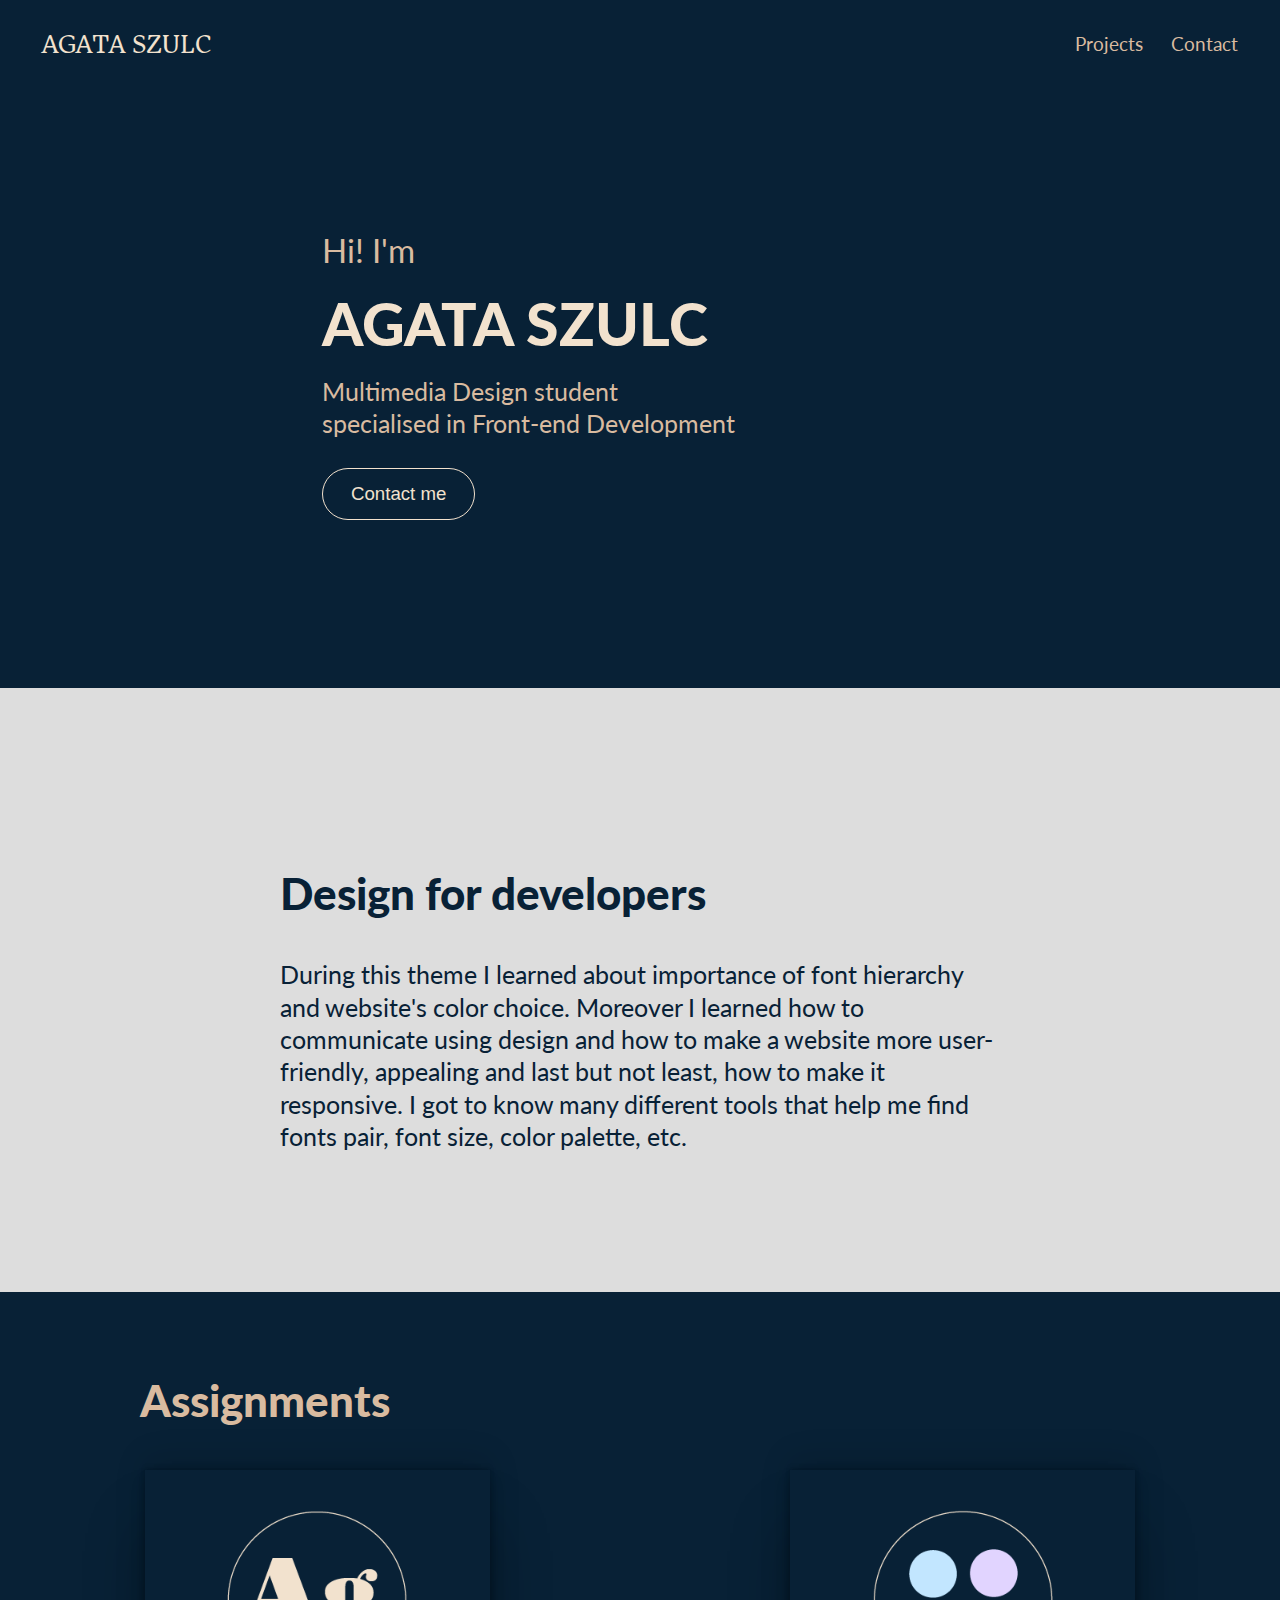
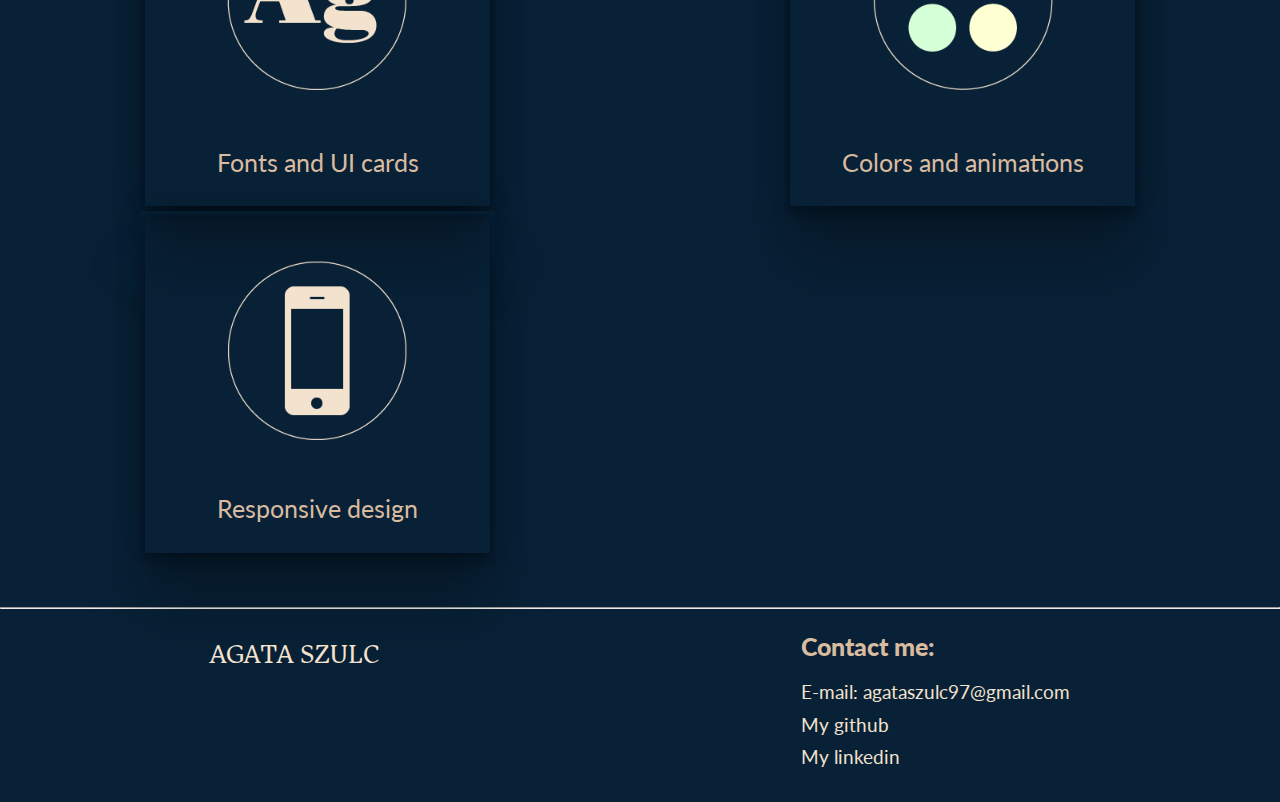
<file: index.html>
<!DOCTYPE html>
<html lang="en">
  <head>
    <meta charset="UTF-8" />
    <meta http-equiv="X-UA-Compatible" content="IE=edge" />
    <meta name="viewport" content="width=device-width, initial-scale=1.0" />
    <link rel="stylesheet" href="style.css" />
    <title>Portfolio</title>
  </head>
  <body>
    <nav>
      <a href="index.html">AGATA SZULC</a>
      <ul>
        <li><a href="index.html#assignment">Projects</a></li>
        <li><a href="#contact">Contact</a></li>
      </ul>
    </nav>
    <header>
      <h3>Hi! I'm</h3>
      <h1>AGATA SZULC</h1>
      <h4>Multimedia Design student <br />specialised in Front-end Development</h4>
      <a a href="#contact"><button>Contact me</button></a>
    </header>
    <main>
      <section id="headline">
        <h2>Design for developers</h2>
        <h4>
          During this theme I learned about importance of font hierarchy and website's color choice. Moreover I learned how to communicate
          using design and how to make a website more user-friendly, appealing and last but not least, how to make it responsive. I got to know
          many different tools that help me find fonts pair, font size, color palette, etc.
        </h4>
      </section>
      <section id="assignment">
        <h2>Assignments</h2>
        <div id="cards">
          <a href="fonts.html">
            <div class="assignment_card">
              <img src="img/fonts.png" />
              <h4>Fonts and UI cards</h4>
            </div>
          </a>
          <a href="colors.html">
            <div class="assignment_card">
              <img src="img/colors.png" />
              <h4>Colors and animations</h4>
            </div>
          </a>
          <a href="responsive.html">
            <div class="assignment_card">
              <img src="img/responsive.png" />
              <h4>Responsive design</h4>
            </div>
          </a>
        </div>
      </section>
    </main>
    <hr>
    <footer id="contact">
        <p>AGATA SZULC</p>
        <div>
          <h4>Contact me:</h4>
          <ul>
            <li>E-mail: <a href="mailto:agataszulc97@gmail.com">agataszulc97@gmail.com</a></li>
            <li><a href="https://github.com/aszulc97" target="_blank">My github</a></li>
            <li><a href="https://www.linkedin.com/in/agata-szulc/" target="_blank">My linkedin</a></li>
          </ul>
        </di>
      </footer>
      <script src="script.js"></script>
  </body>
</html>
</file>
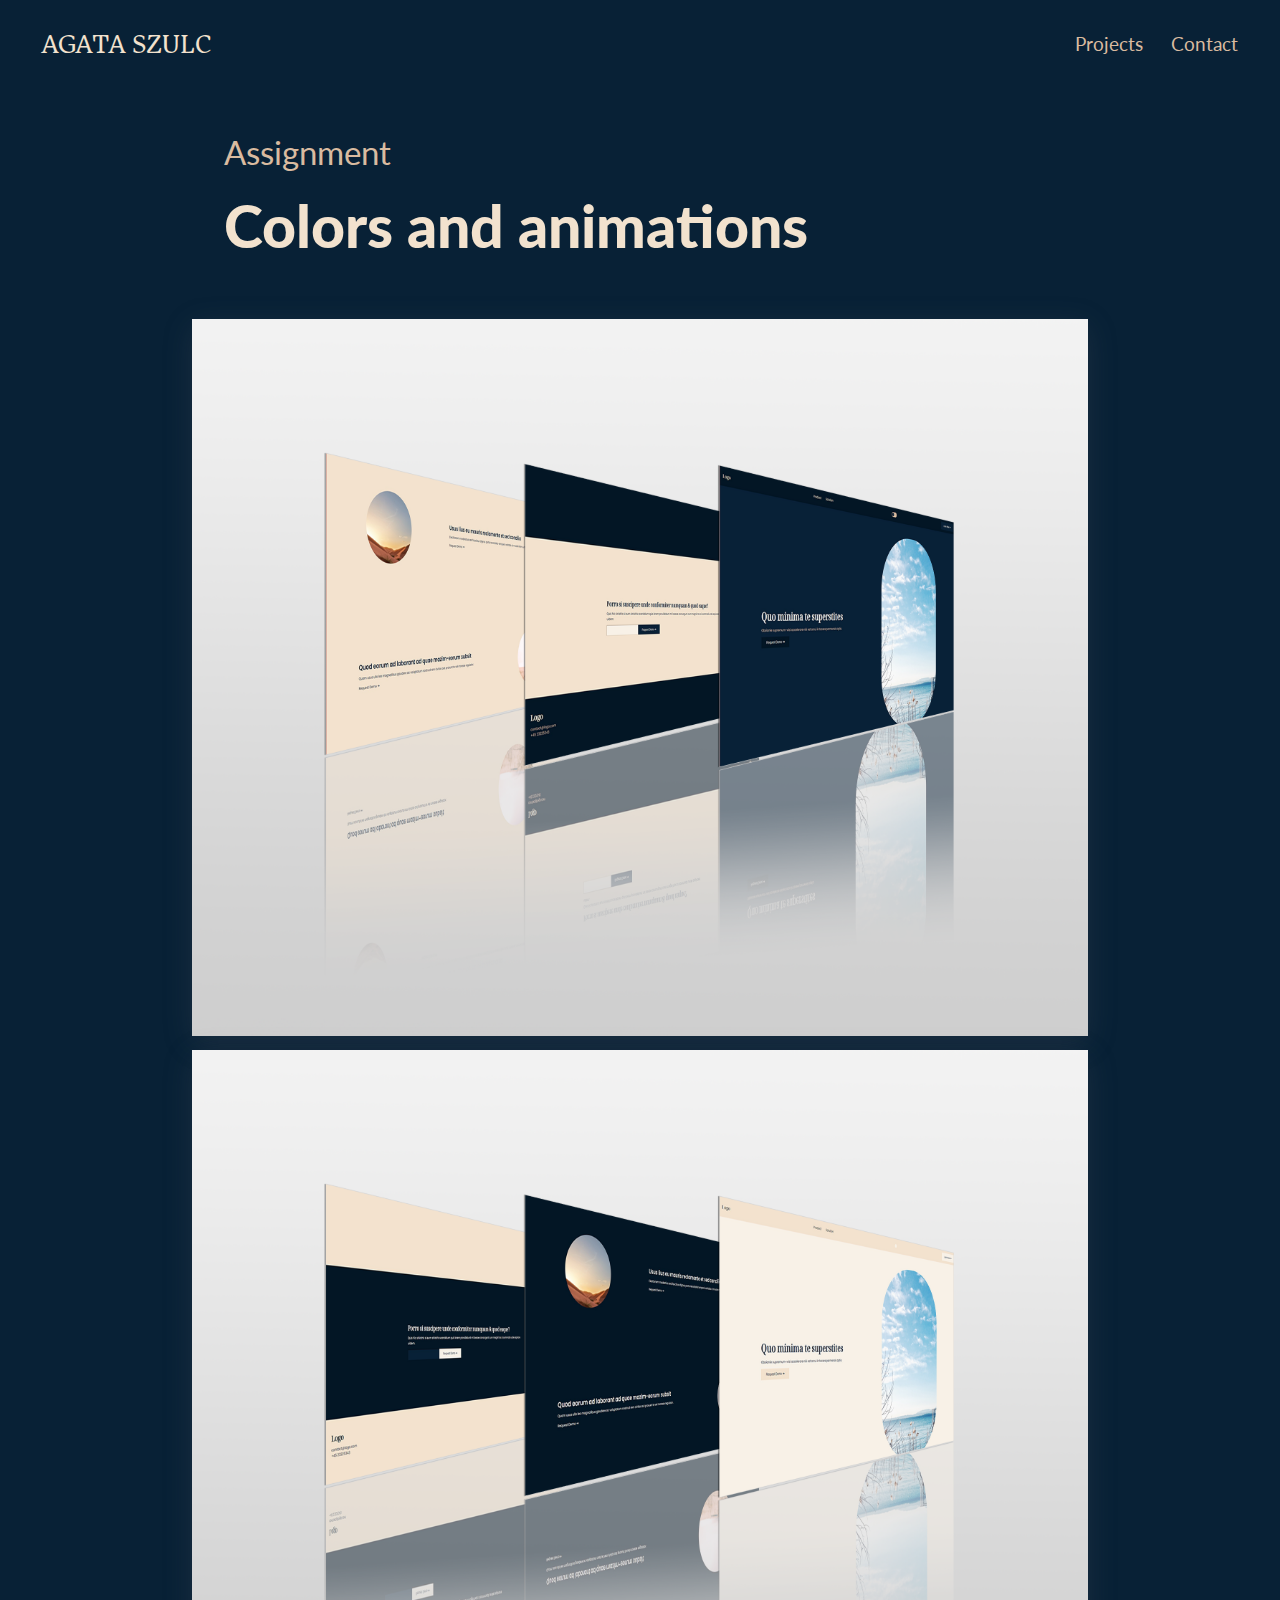
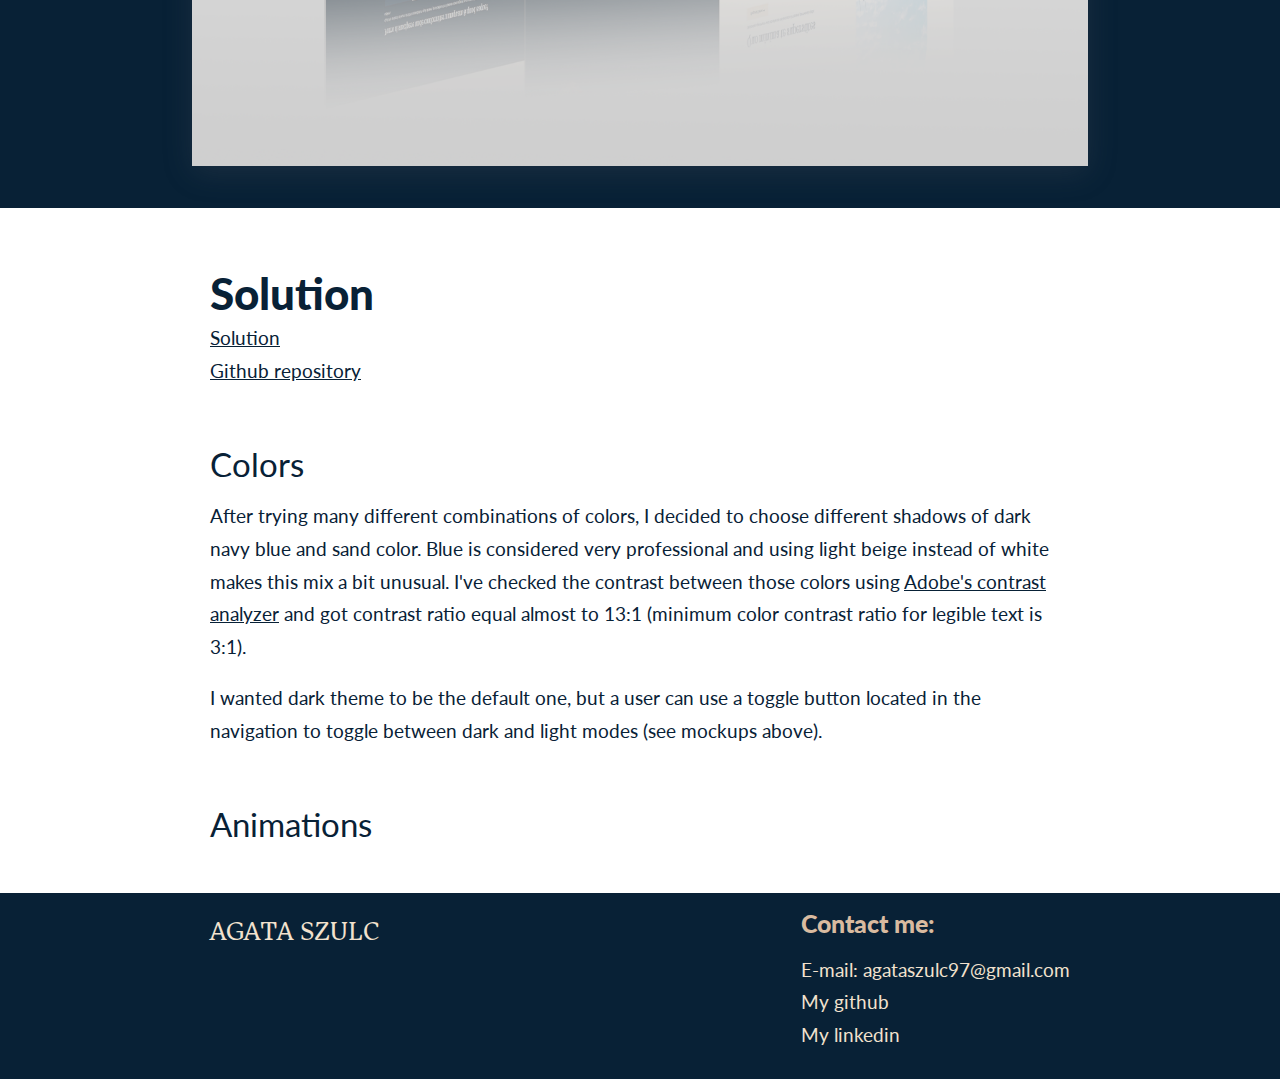
<file: colors.html>
<!DOCTYPE html>
<html lang="en">
  <head>
    <meta charset="UTF-8" />
    <meta http-equiv="X-UA-Compatible" content="IE=edge" />
    <meta name="viewport" content="width=device-width, initial-scale=1.0" />
    <link rel="stylesheet" href="style.css" />
    <title>Portfolio</title>
  </head>
  <body>
    <nav>
      <a href="index.html">AGATA SZULC</a>
      <ul>
        <li><a href="index.html#assignment">Projects</a></li>
        <li><a href="#contact">Contact</a></li>
      </ul>
    </nav>
    <header id="fonts_header">
      <h3>Assignment</h3>
      <h1>Colors and animations</h1>
    </header>
    <main>
      <section id="mockup">
        <img src="img/dark-mockup.png" />
        <img src="img/light-mockup.png" />
      </section>
      <section id="solution">
        <h2>Solution</h2>
        <a href="https://aszulc97.github.io/12c.01.02.colors-and-animations/" target="_blank">Solution</a>
        <br />
        <a href="https://github.com/aszulc97/12c.01.02.colors-and-animations" target="_blank">Github repository</a>
        <div class="solution_text">
          <h3>Colors</h3>
          <p>
            After trying many different combinations of colors, I decided to choose different shadows of dark navy blue and sand
            color. Blue is considered very professional and using light beige instead of white makes this mix a bit unusual. I've
            checked the contrast between those colors using
            <a href="https://color.adobe.com/create/color-contrast-analyzer" target="_blank">Adobe's contrast analyzer</a> and got
            contrast ratio equal almost to 13:1 (minimum color contrast ratio for legible text is 3:1).
          </p>
          <p>
            I wanted dark theme to be the default one, but a user can use a toggle button located in the navigation to toggle
            between dark and light modes (see mockups above).
          </p>
          <h3>Animations</h3>
          <div>
            <p></p>
          </div>
        </div>
      </section>
    </main>
    <footer id="contact">
      <p>AGATA SZULC</p>
      <div>
        <h4>Contact me:</h4>
        <ul>
          <li>E-mail: <a href="mailto:agataszulc97@gmail.com">agataszulc97@gmail.com</a></li>
          <li><a href="https://github.com/aszulc97" target="_blank">My github</a></li>
          <li><a href="https://www.linkedin.com/in/agata-szulc/" target="_blank">My linkedin</a></li>
        </ul>
      </di>
    </footer>
    <script src="script.js"></script>
  </body>
</html>
</file>
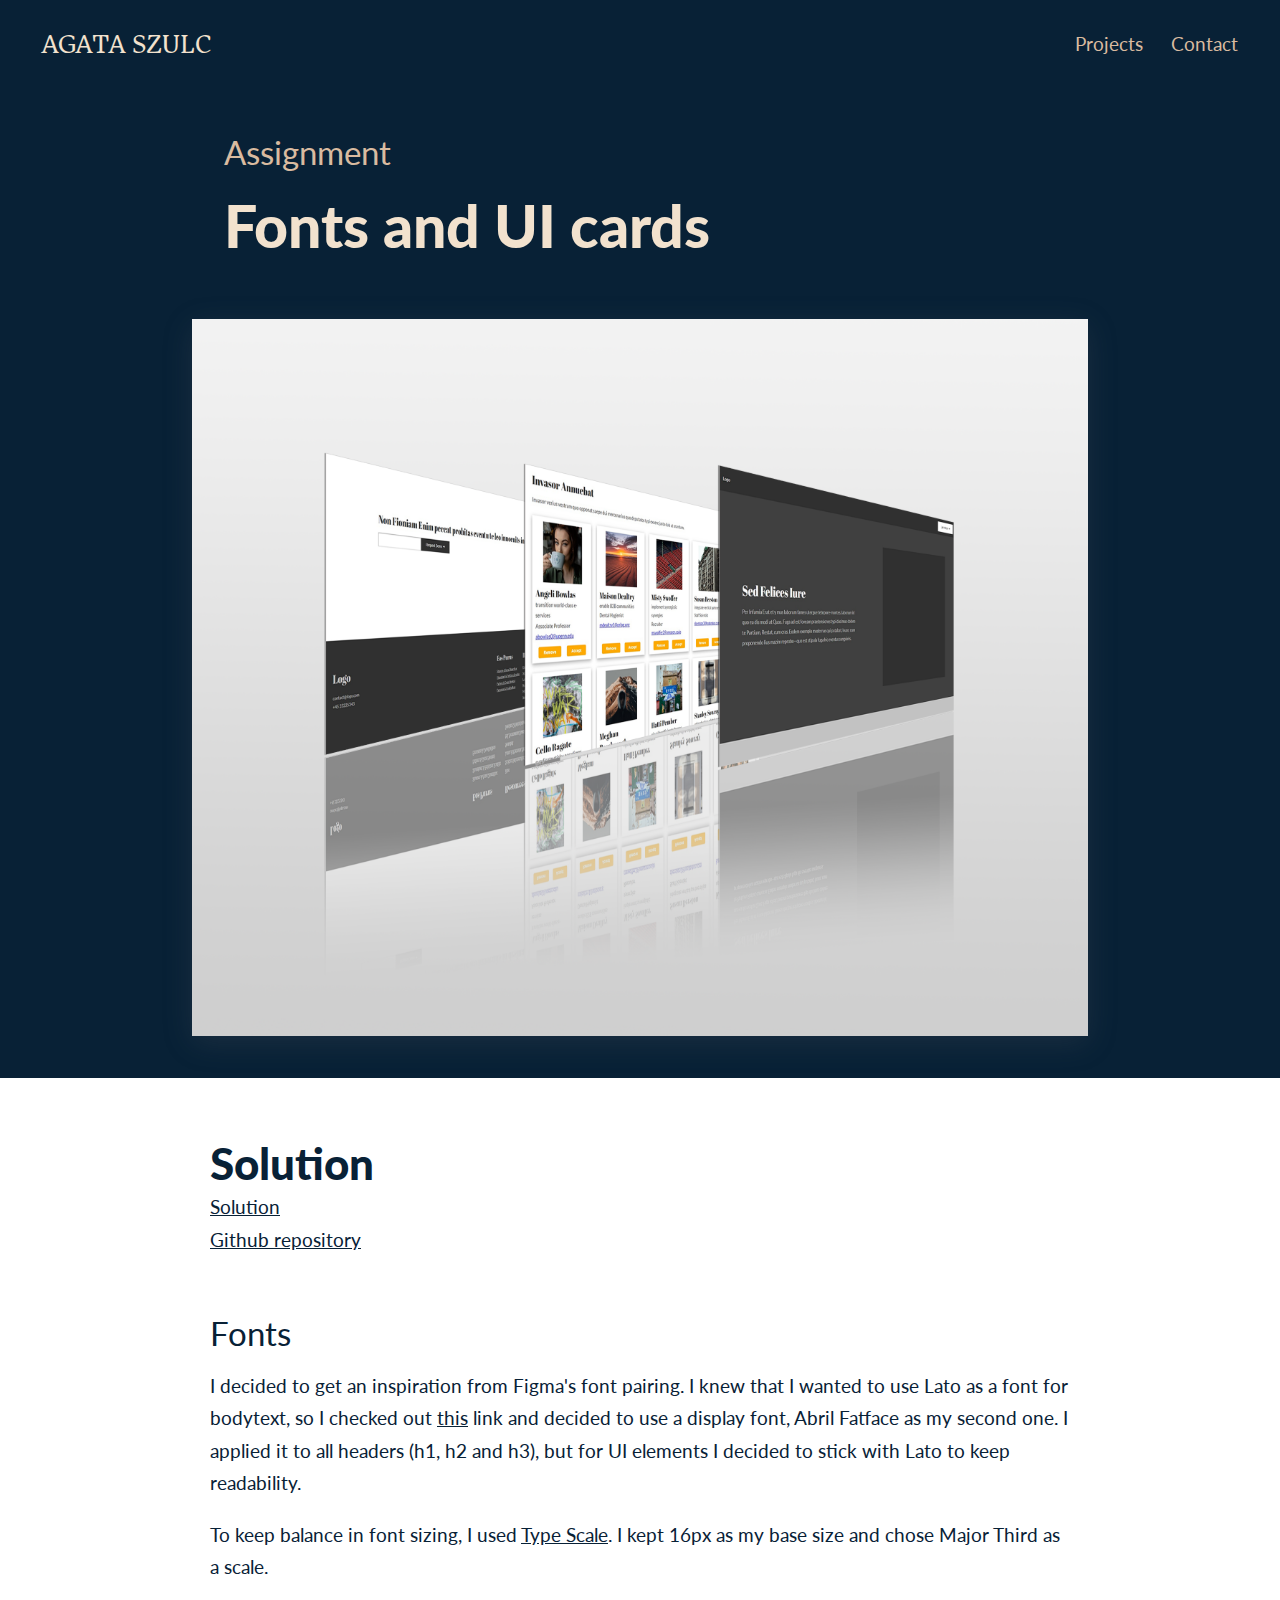
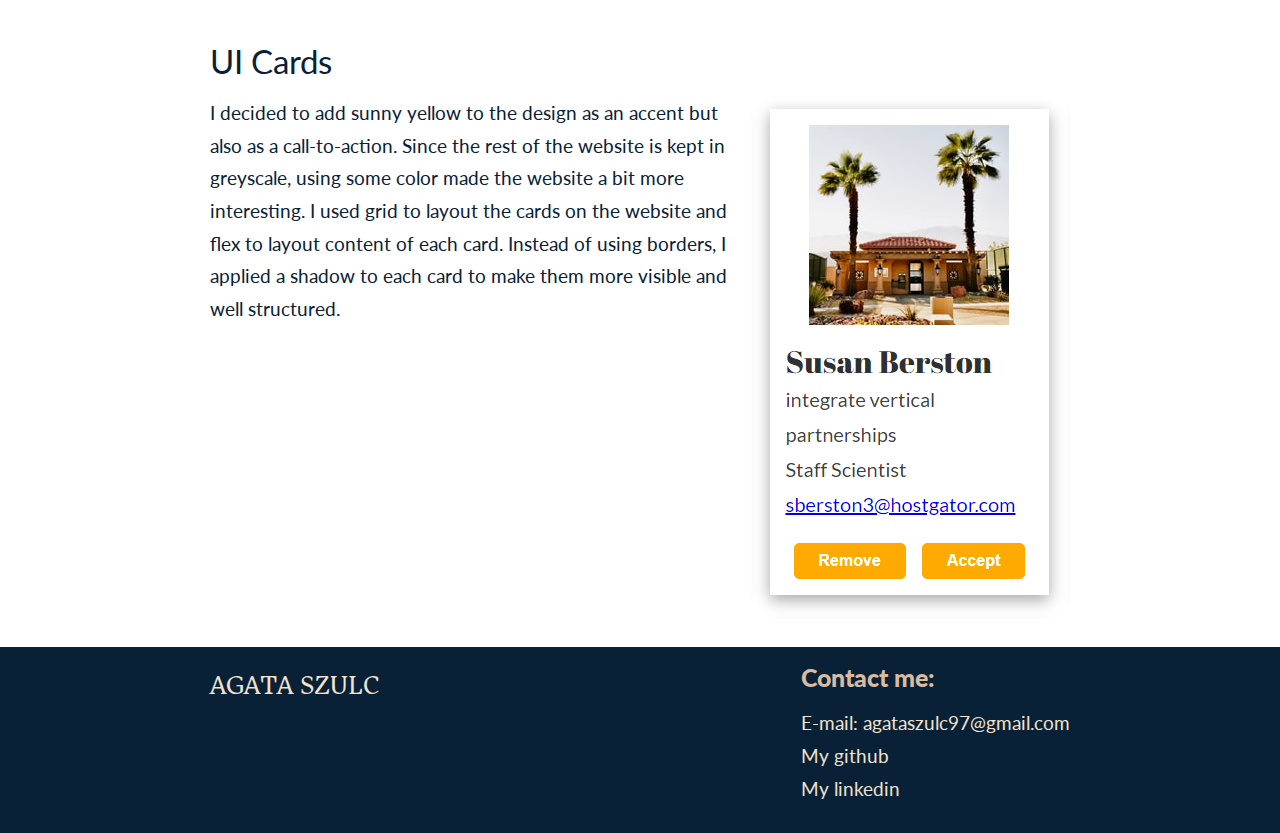
<file: fonts.html>
<!DOCTYPE html>
<html lang="en">
  <head>
    <meta charset="UTF-8" />
    <meta http-equiv="X-UA-Compatible" content="IE=edge" />
    <meta name="viewport" content="width=device-width, initial-scale=1.0" />
    <link rel="stylesheet" href="style.css" />
    <title>Portfolio</title>
  </head>
  <body>
    <nav>
      <a href="index.html">AGATA SZULC</a>
      <ul>
        <li><a href="index.html#assignment">Projects</a></li>
        <li><a href="#contact">Contact</a></li>
      </ul>
    </nav>
    <header id="fonts_header">
      <h3>Assignment</h3>
      <h1>Fonts and UI cards</h1>
    </header>
    <main>
      <section id="mockup">
        <img src="img/fonts-mockup.png" />
      </section>
      <section id="solution">
        <h2>Solution</h2>
        <a href="https://aszulc97.github.io/12c.01.01-fonts-and-cards/" target="_blank">Solution</a>
        <br />
        <a href="https://github.com/aszulc97/12c.01.01-fonts-and-cards" target="_blank">Github repository</a>
        <div class="solution_text">
          <h3>Fonts</h3>
          <p>
            I decided to get an inspiration from Figma's font pairing. I knew that I wanted to use Lato as a font for bodytext, so
            I checked out <a href="https://www.figma.com/google-fonts/lato-font-pairings/" target="_blank">this</a> link and
            decided to use a display font, Abril Fatface as my second one. I applied it to all headers (h1, h2 and h3), but for UI
            elements I decided to stick with Lato to keep readability.
          </p>
          <p>
            To keep balance in font sizing, I used <a href="https://type-scale.com/" target="_blank">Type Scale</a>. I kept 16px
            as my base size and chose Major Third as a scale.
          </p>
          <h3>UI Cards</h3>
          <div id="uicards">
            <p>
              I decided to add sunny yellow to the design as an accent but also as a call-to-action. Since the rest of the website
              is kept in greyscale, using some color made the website a bit more interesting. I used grid to layout the cards on
              the website and flex to layout content of each card. Instead of using borders, I applied a shadow to each card to
              make them more visible and well structured.
            </p>
            <img src="img/card.png" />
          </div>
        </div>
      </section>
    </main>
    <footer id="contact">
      <p>AGATA SZULC</p>
      <div>
        <h4>Contact me:</h4>
        <ul>
          <li>E-mail: <a href="mailto:agataszulc97@gmail.com">agataszulc97@gmail.com</a></li>
          <li><a href="https://github.com/aszulc97" target="_blank">My github</a></li>
          <li><a href="https://www.linkedin.com/in/agata-szulc/" target="_blank">My linkedin</a></li>
        </ul>
      </di>
    </footer>
    <script src="script.js"></script>
  </body>
</html>
</file>
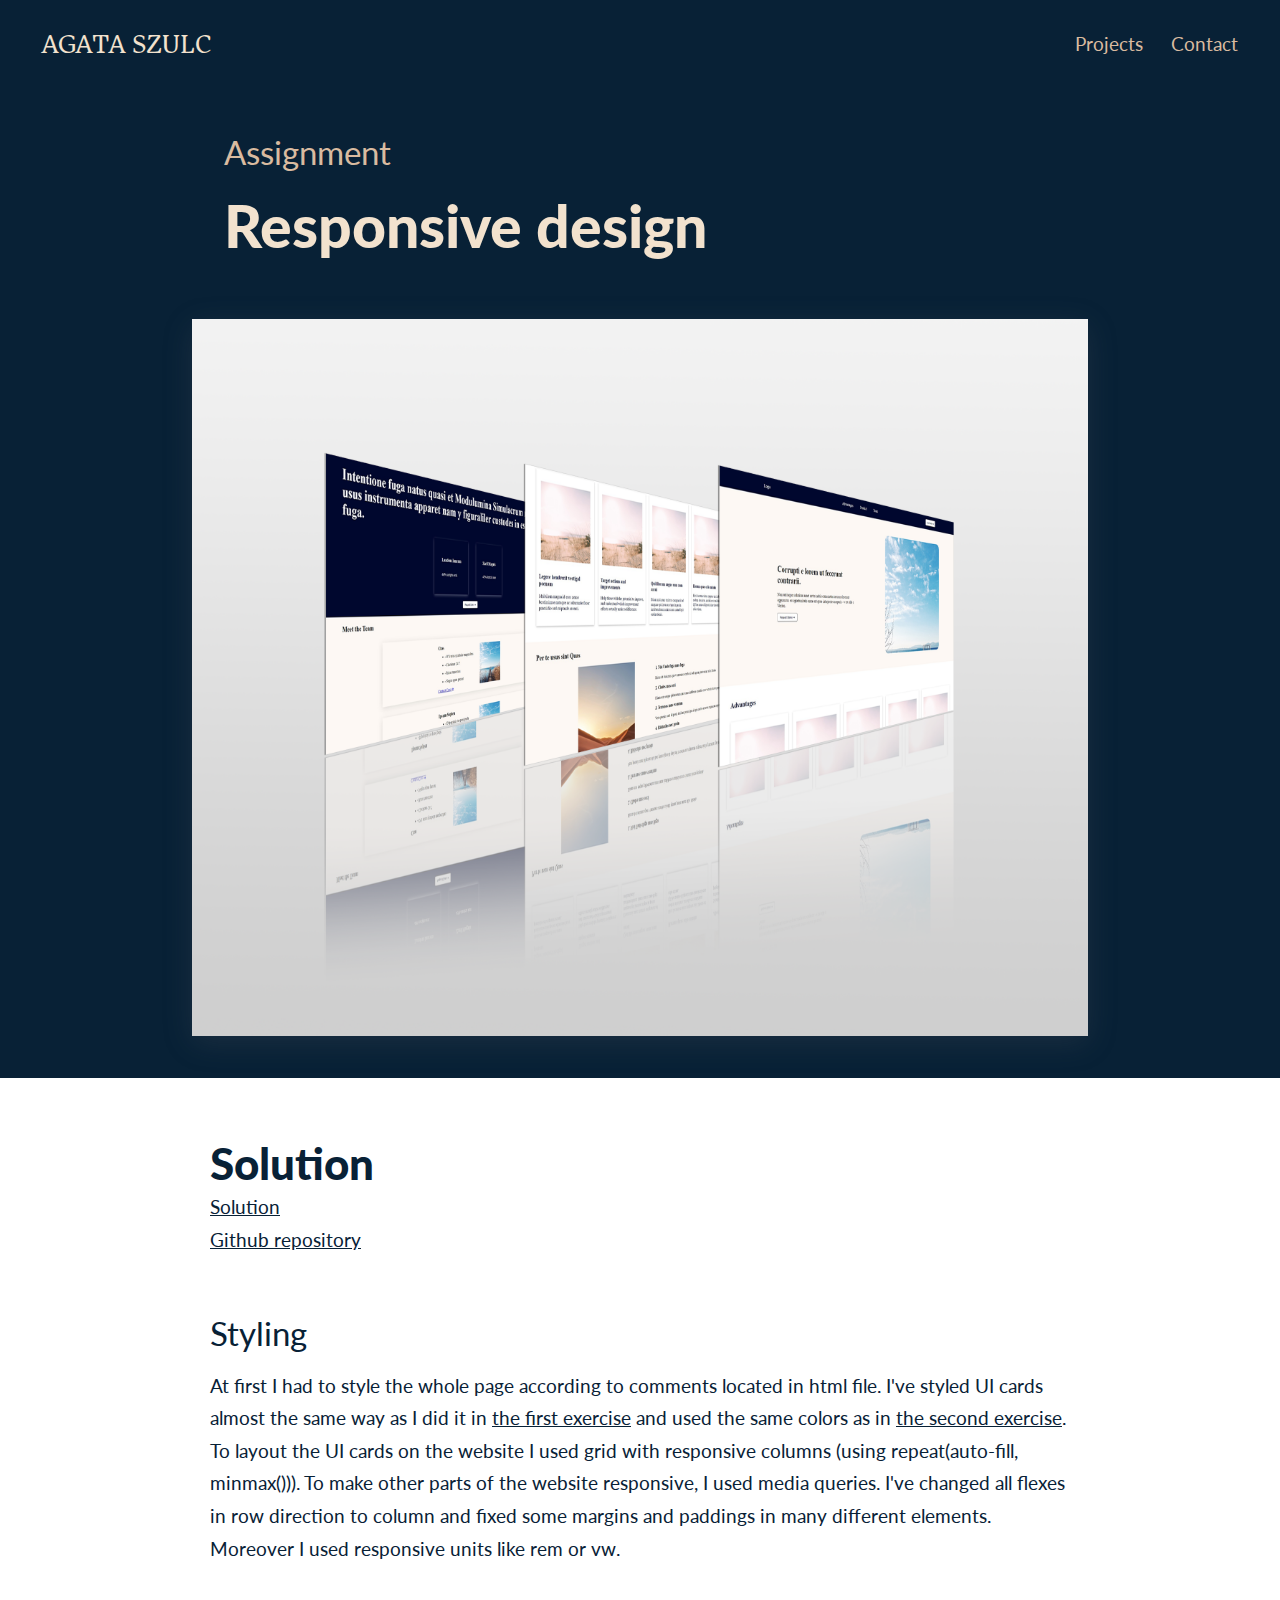
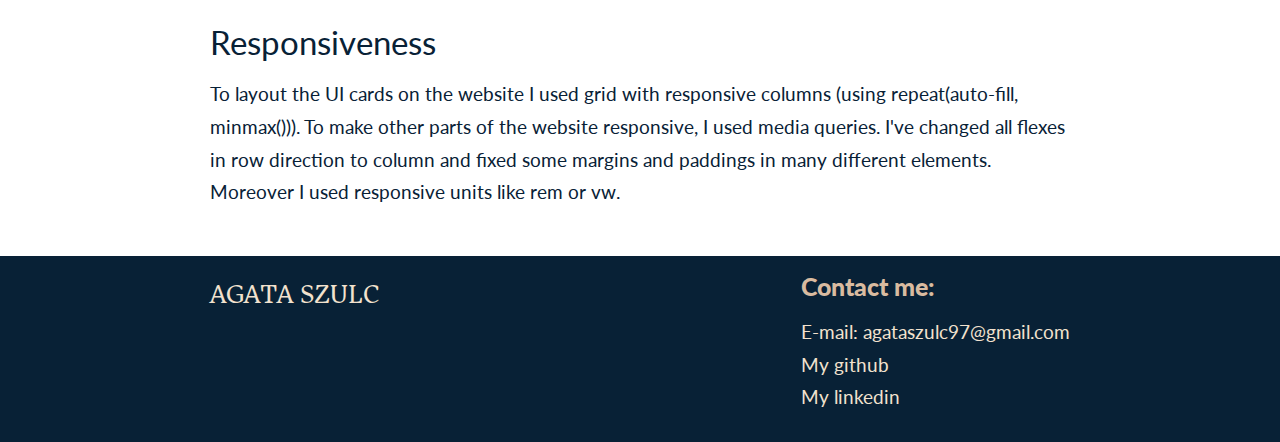
<file: responsive.html>
<!DOCTYPE html>
<html lang="en">
  <head>
    <meta charset="UTF-8" />
    <meta http-equiv="X-UA-Compatible" content="IE=edge" />
    <meta name="viewport" content="width=device-width, initial-scale=1.0" />
    <link rel="stylesheet" href="style.css" />
    <title>Portfolio</title>
  </head>
  <body>
    <nav>
      <a href="index.html">AGATA SZULC</a>
      <ul>
        <li><a href="index.html#assignment">Projects</a></li>
        <li><a href="#contact">Contact</a></li>
      </ul>
    </nav>
    <header id="fonts_header">
      <h3>Assignment</h3>
      <h1>Responsive design</h1>
    </header>
    <main>
      <section id="mockup">
        <img src="img/resp-mockup.png" />
      </section>
      <section id="solution">
        <h2>Solution</h2>
        <a href="https://aszulc97.github.io/12c.01.04.responsive-design/" target="_blank">Solution</a>
        <br />
        <a href="https://github.com/aszulc97/12c.01.04.responsive-design" target="_blank">Github repository</a>
        <div class="solution_text">
          <h3>Styling</h3>
          <p>
            At first I had to style the whole page according to comments located in html file. I've styled UI cards almost the
            same way as I did it in <a href="fonts.html" target="_blank">the first exercise</a> and used the same colors as in
            <a href="colors.html" target="_blank">the second exercise</a>. To layout the UI cards on the website I used grid with
            responsive columns (using repeat(auto-fill, minmax())). To make other parts of the website responsive, I used media
            queries. I've changed all flexes in row direction to column and fixed some margins and paddings in many different
            elements. Moreover I used responsive units like rem or vw.
          </p>
          <h3>Responsiveness</h3>
          <p>
            To layout the UI cards on the website I used grid with responsive columns (using repeat(auto-fill, minmax())). To make
            other parts of the website responsive, I used media queries. I've changed all flexes in row direction to column and
            fixed some margins and paddings in many different elements. Moreover I used responsive units like rem or vw.
          </p>
        </div>
      </section>
    </main>
    <footer id="contact">
      <p>AGATA SZULC</p>
      <div>
        <h4>Contact me:</h4>
        <ul>
          <li>E-mail: <a href="mailto:agataszulc97@gmail.com">agataszulc97@gmail.com</a></li>
          <li><a href="https://github.com/aszulc97" target="_blank">My github</a></li>
          <li><a href="https://www.linkedin.com/in/agata-szulc/" target="_blank">My linkedin</a></li>
        </ul>
      </di>
    </footer>
    <script src="script.js"></script>
  </body>
</html>
</file>
<file: style.css>
@import url("https://fonts.googleapis.com/css2?family=Asar&family=Lato:wght@400;900&display=swap");

html {
  --darkblue: #082136;
  --darkerblue: #031829;
  --sand: #f2e2ce;
  --darksand: #d9bba0;

  font-size: 100%;
}

body {
  font-family: "Lato", sans-serif;
  font-weight: 400;
  line-height: 1.75;
  margin: 0;
  background-color: var(--darkblue);
}

h2,
h3,
h4,
h5 {
  font-weight: 400;
  line-height: 1.3;
}

h1 {
  margin: 0;
  font-size: 4.209rem;
  font-weight: 900;
  color: var(--sand);
}

h2 {
  font-size: 3.157rem;
  font-weight: 900;
}

h3 {
  font-size: 2.369rem;
  margin: 0;
}

h4 {
  font-size: 1.777rem;
  margin: 0;
}

h5,
p,
li,
a {
  font-size: 1.333rem;
}

h2,
h3,
h4,
a,
p,
li {
  color: var(--darksand);
}

nav {
  display: flex;
  margin: 1rem 3rem;
  justify-content: space-between;
  align-items: center;
}

nav > a,
footer p {
  font-family: "Asar", serif;
  font-size: 2rem;
  margin: 0;
  color: var(--sand);
}

a {
  text-decoration: none;
}

nav ul {
  list-style: none;
  display: flex;
  gap: 2rem;
}

nav a:hover,
nav li:hover {
  font-weight: 900;
  cursor: pointer;
}

header {
  padding: 10rem 23rem;
}

button {
  background-color: var(--darkblue);
  border: 1px solid var(--sand);
  color: var(--sand);
  font-size: 1.333rem;
  padding: 1rem 2rem;
  margin: 2rem 0;
  border-radius: 4vw;
}

button:hover {
  background-color: var(--sand);
  color: var(--darkblue);
  cursor: pointer;
}

section {
  padding: 2rem 7rem;
}

#headline {
  background-color: #ddd;
  padding: 10rem 20rem;
}

#headline * {
  color: var(--darkblue) !important;
}

#assignment {
  padding: 3rem 10rem;
}

#cards {
  display: flex;
  justify-content: space-between;
  padding: 1rem 8rem;
  flex-wrap: wrap;
}

.assignment_card {
  display: flex;
  flex-direction: column;
  align-items: center;
  box-shadow: rgba(0, 0, 0, 0.25) 0px 54px 55px, rgba(0, 0, 0, 0.12) 0px -12px 30px, rgba(0, 0, 0, 0.12) 0px 4px 6px,
    rgba(0, 0, 0, 0.17) 0px 12px 13px, rgba(0, 0, 0, 0.09) 0px -3px 5px;
}

.assignment_card img {
  width: 80%;
}

.assignment_card h4 {
  margin-bottom: 2rem;
}

#assignment a {
  border: 5px solid var(--darkblue);
}

#assignment a:hover {
  cursor: pointer;
  border: 5px solid var(--darksand);
}

#fonts_header {
  padding: 3rem 16rem;
}

#mockup {
  display: flex;
  align-items: center;
  padding: 0 0 3rem 0;
  flex-direction: column;
  gap: 1rem;
}

#mockup img {
  width: 70%;
  margin: 0 auto;
  box-shadow: rgba(100, 100, 111, 0.2) 0px 7px 29px 0px;
}

#solution {
  background-color: white;
  padding: 2rem 15rem;
}

#solution a {
  text-decoration: underline;
}

#solution h2 {
  margin: 2rem 0 0 0;
}

#solution * {
  color: var(--darkblue);
}

.solution_text h3 {
  margin-top: 4rem;
}

.solution_text p {
  margin-top: 1rem;
}

#uicards {
  display: flex;
}

footer {
  display: flex;
  justify-content: space-between;
  padding: 1rem 15rem;
  flex-wrap: wrap;
}

footer h4 {
  font-weight: 900;
}

footer div ul {
  list-style: none;
  padding: 0;
}

footer li,
footer a {
  color: var(--sand);
}

footer a:hover {
  text-decoration: underline;
}

@media (max-width: 1660px) {
  #cards {
    padding: 0;
  }
}

@media (max-width: 1300px) {
  html {
    font-size: 14px;
  }
}

@media (max-width: 1100px) {
  header,
  #headline,
  #solution,
  #fonts_header {
    padding: 5rem 12rem;
  }
  #mockup img {
    width: 100%;
  }
  #uicards {
    flex-wrap: wrap;
  }
}

@media (max-width: 750px) {
  html {
    font-size: 12px;
  }
}

@media (max-width: 660px) {
  header,
  #headline,
  #solution,
  #fonts_header {
    padding: 3rem 4rem;
  }
}

@media (max-width: 520px) {
  html {
    font-size: 11px;
  }
  footer,
  #assignment,
  #fonts_header {
    padding: 3rem;
  }
  nav ul {
    padding: 0;
  }
}
</file>
